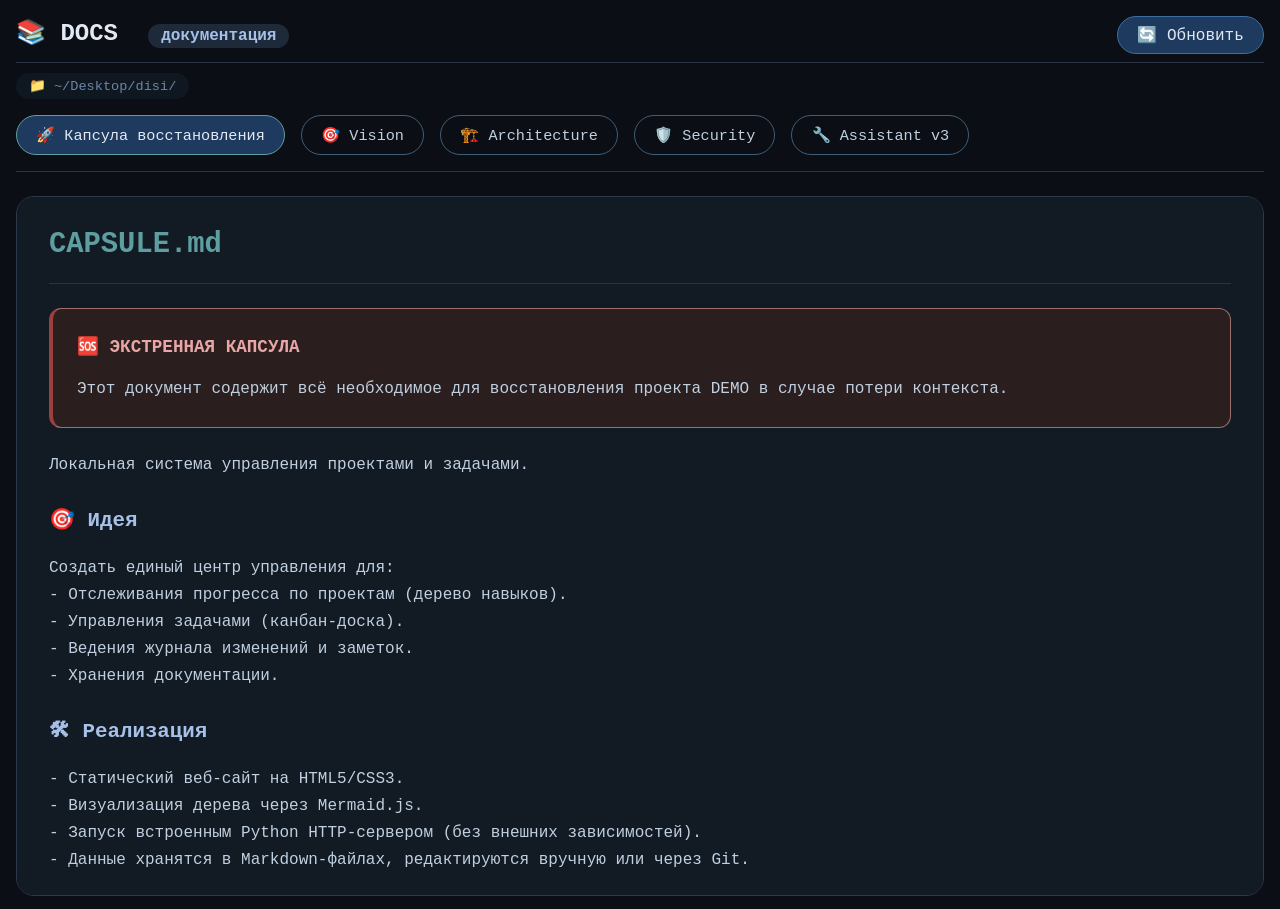
<file: demo_control_room/docs.html>
<!DOCTYPE html>
<html lang="ru">
<head>
    <meta charset="UTF-8">
    <meta name="viewport" content="width=device-width, initial-scale=1.0">
    <title>📚 DEMO · Docs</title>
    <link rel="stylesheet" href="css/shared.css">
    <style>
        .docs-container {
            background: #121a24;
            border: 1px solid #2b3a4a;
            border-radius: 18px;
            padding: 1.5rem 2rem;
            max-height: calc(100vh - 200px);
            overflow-y: auto;
        }
        
        .docs-sidebar {
            display: flex;
            gap: 1rem;
            margin-bottom: 1.5rem;
            flex-wrap: wrap;
            border-bottom: 1px solid #2a3342;
            padding-bottom: 1rem;
        }
        
        .doc-btn {
            background: transparent;
            border: 1px solid #3e5f77;
            color: #c0d0e0;
            padding: 0.6rem 1.2rem;
            border-radius: 30px;
            cursor: pointer;
            font-size: 0.95rem;
            transition: all 0.2s;
        }
        
        .doc-btn:hover {
            background: #1a2a3a;
            border-color: #5f9ea0;
        }
        
        .doc-btn.active {
            background: #1e3a5f;
            border-color: #5f9ea0;
            color: #e3e9f2;
        }
        
        .doc-content {
            line-height: 1.7;
            color: #c0d0e0;
        }
        
        .doc-content h1 {
            color: #5f9ea0;
            font-size: 1.8rem;
            margin-bottom: 1.5rem;
            border-bottom: 1px solid #2a3342;
            padding-bottom: 0.8rem;
        }
        
        .doc-content h2 {
            color: #a6c1e8;
            font-size: 1.3rem;
            margin: 1.5rem 0 1rem;
        }
        
        .doc-content h3 {
            color: #bdd3ff;
            font-size: 1.1rem;
            margin: 1.2rem 0 0.8rem;
        }
        
        .doc-content pre {
            background: #0f1820;
            padding: 1rem;
            border-radius: 12px;
            overflow-x: auto;
            border: 1px solid #2a3342;
            margin: 1rem 0;
        }
        
        .doc-content code {
            background: #0f1820;
            padding: 0.2rem 0.4rem;
            border-radius: 6px;
            font-family: 'Monaco', 'Menlo', monospace;
            font-size: 0.9rem;
            color: #bdd3ff;
        }
        
        .doc-content ul, .doc-content ol {
            margin: 0.5rem 0 1rem 1.5rem;
        }
        
        .doc-content li {
            margin-bottom: 0.3rem;
        }
        
        .doc-content strong {
            color: #e3e9f2;
        }
        
        .capsule-warning {
            background: #2a1e1e;
            border: 1px solid #9f6f6f;
            border-radius: 12px;
            padding: 1.5rem;
            margin: 1.5rem 0;
            border-left: 4px solid #9f3e3e;
        }
        
        .capsule-warning h3 {
            color: #e8a6a6;
            margin-top: 0;
        }
        
        .status-bar {
            display: flex;
            align-items: center;
            gap: 1rem;
            margin-bottom: 1rem;
        }
        
        .file-path {
            color: #6d85a4;
            font-size: 0.85rem;
            background: #0f1820;
            padding: 0.3rem 0.8rem;
            border-radius: 20px;
        }
        
        .empty-state {
            text-align: center;
            padding: 3rem;
            color: #6d85a4;
        }
    </style>
</head>
<body>
<div class="dashboard">
    <div class="header">
        <h1>📚 DOCS <span class="badge">документация</span></h1>
        <div class="legend">
            <button class="btn-icon" id="refresh-btn">🔄 Обновить</button>
        </div>
    </div>

    <div class="status-bar">
        <span class="file-path">📁 ~/Desktop/disi/</span>
    </div>

    <div class="docs-sidebar">
        <button class="doc-btn active" data-doc="capsule">🚀 Капсула восстановления</button>
        <button class="doc-btn" data-doc="vision">🎯 Vision</button>
        <button class="doc-btn" data-doc="architecture">🏗️ Architecture</button>
        <button class="doc-btn" data-doc="security">🛡️ Security</button>
        <button class="doc-btn" data-doc="assistant">🔧 Assistant v3</button>
    </div>

    <div class="docs-container" id="docs-container">
        <div class="empty-state">Загрузка документа...</div>
    </div>
</div>

<script>
    // Пути к документам
    const DOC_PATHS = {
        capsule: 'CAPSULE.md',
        vision: '../disi/docs/vision/VISION.md',
        architecture: '../disi/docs/architecture/ARCHITECTURE.md',
        security: '../disi/SECURITY.md',
        assistant: '../disi/ASSISTANT_V3_SPEC.md'
    };
    
    const container = document.getElementById('docs-container');
    let currentDoc = 'capsule';
    
    // Переключение документов
    document.querySelectorAll('.doc-btn').forEach(btn => {
        btn.addEventListener('click', () => {
            document.querySelectorAll('.doc-btn').forEach(b => b.classList.remove('active'));
            btn.classList.add('active');
            currentDoc = btn.dataset.doc;
            loadDocument(currentDoc);
        });
    });
    
    async function loadDocument(docId) {
        container.innerHTML = '<div class="empty-state">Загрузка документа...</div>';
        
        const path = DOC_PATHS[docId];
        if (!path) {
            container.innerHTML = '<div class="empty-state">Документ не найден</div>';
            return;
        }
        
        try {
            const response = await fetch(path + '?v=' + new Date().getTime());
            
            if (!response.ok) {
                // Показываем заглушку, если файла нет
                showPlaceholder(docId);
                return;
            }
            
            const text = await response.text();
            renderDocument(docId, text);
            
        } catch (error) {
            showPlaceholder(docId);
        }
    }
    
    function showPlaceholder(docId) {
        const titles = {
            capsule: 'CAPSULE.md',
            vision: '🎯 Vision — Зачем всё это',
            architecture: '🏗️ Architecture — Как устроена DEVA',
            security: '🛡️ Security — Отчёт о безопасности',
            assistant: '🔧 Assistant v3 — Спецификация'
        };
        
        const placeholders = {
            capsule: `
                <div class="capsule-warning">
                    <h3>⚠️ Документ не найден</h3>
                    <p>Файл <code>капсула восстановления DEVA.txt</code> должен находиться в папке <code>~/Desktop/disi/</code>.</p>
                    <p>Создайте этот файл и поместите в него инструкции по восстановлению проекта.</p>
                </div>
                <h3>📋 Что должно быть в капсуле</h3>
                <ul>
                    <li>Описание архитектуры DEVA</li>
                    <li>Ключевые файлы и их назначение</li>
                    <li>Как запустить систему</li>
                    <li>Контакты / ссылки на чаты</li>
                    <li>Текущее состояние дерева навыков</li>
                </ul>
            `,
            vision: `<p>Файл <code>docs/vision/VISION.md</code> будет создан позже.</p>`,
            architecture: `<p>Файл <code>docs/architecture/ARCHITECTURE.md</code> будет создан позже.</p>`,
            security: `<p>Файл <code>SECURITY.md</code> будет создан позже.</p>`,
            assistant: `<p>Файл <code>ASSISTANT_V3_SPEC.md</code> будет создан позже.</p>`
        };
        
        container.innerHTML = `
            <div class="doc-content">
                <h1>${titles[docId]}</h1>
                ${placeholders[docId] || '<p>Документ в разработке.</p>'}
            </div>
        `;
    }
    
    function renderDocument(docId, content) {
        const titles = {
            capsule: 'CAPSULE.md',
            vision: '🎯 Vision',
            architecture: '🏗️ Architecture',
            security: '🛡️ Security Report',
            assistant: '🔧 Assistant v3 Specification'
        };
        
        // Простое форматирование: абзацы по двойному переносу
        let html = `<div class="doc-content">`;
        html += `<h1>${titles[docId]}</h1>`;
        
        // Если это капсула — добавляем предупреждение
        if (docId === 'capsule') {
            html += `
                <div class="capsule-warning">
                    <h3>🆘 ЭКСТРЕННАЯ КАПСУЛА</h3>
                    <p>Этот документ содержит всё необходимое для восстановления проекта DEMO в случае потери контекста.</p>
                </div>
            `;
        }
        
        // Разбиваем на параграфы
        const paragraphs = content.split('\n\n');
        for (const para of paragraphs) {
            if (para.trim() === '') continue;
            
            // Заголовки
            if (para.startsWith('# ')) {
                // уже есть h1
            } else if (para.startsWith('## ')) {
                html += `<h2>${para.substring(3)}</h2>`;
            } else if (para.startsWith('### ')) {
                html += `<h3>${para.substring(4)}</h3>`;
            } else if (para.startsWith('```')) {
                html += `<pre><code>${escapeHtml(para.substring(3, para.length - 3))}</code></pre>`;
            } else {
                // Жирный текст и код
                let formatted = para
                    .replace(/\*\*(.+?)\*\*/g, '<strong>$1</strong>')
                    .replace(/`(.+?)`/g, '<code>$1</code>')
                    .replace(/\n/g, '<br>');
                html += `<p>${formatted}</p>`;
            }
        }
        
        html += `</div>`;
        container.innerHTML = html;
    }
    
    function escapeHtml(text) {
        return text
            .replace(/&/g, '&amp;')
            .replace(/</g, '&lt;')
            .replace(/>/g, '&gt;');
    }
    
    document.getElementById('refresh-btn').addEventListener('click', () => loadDocument(currentDoc));
    
    // Загружаем капсулу при старте
    loadDocument('capsule');
</script>
</body>
</html>
</file>
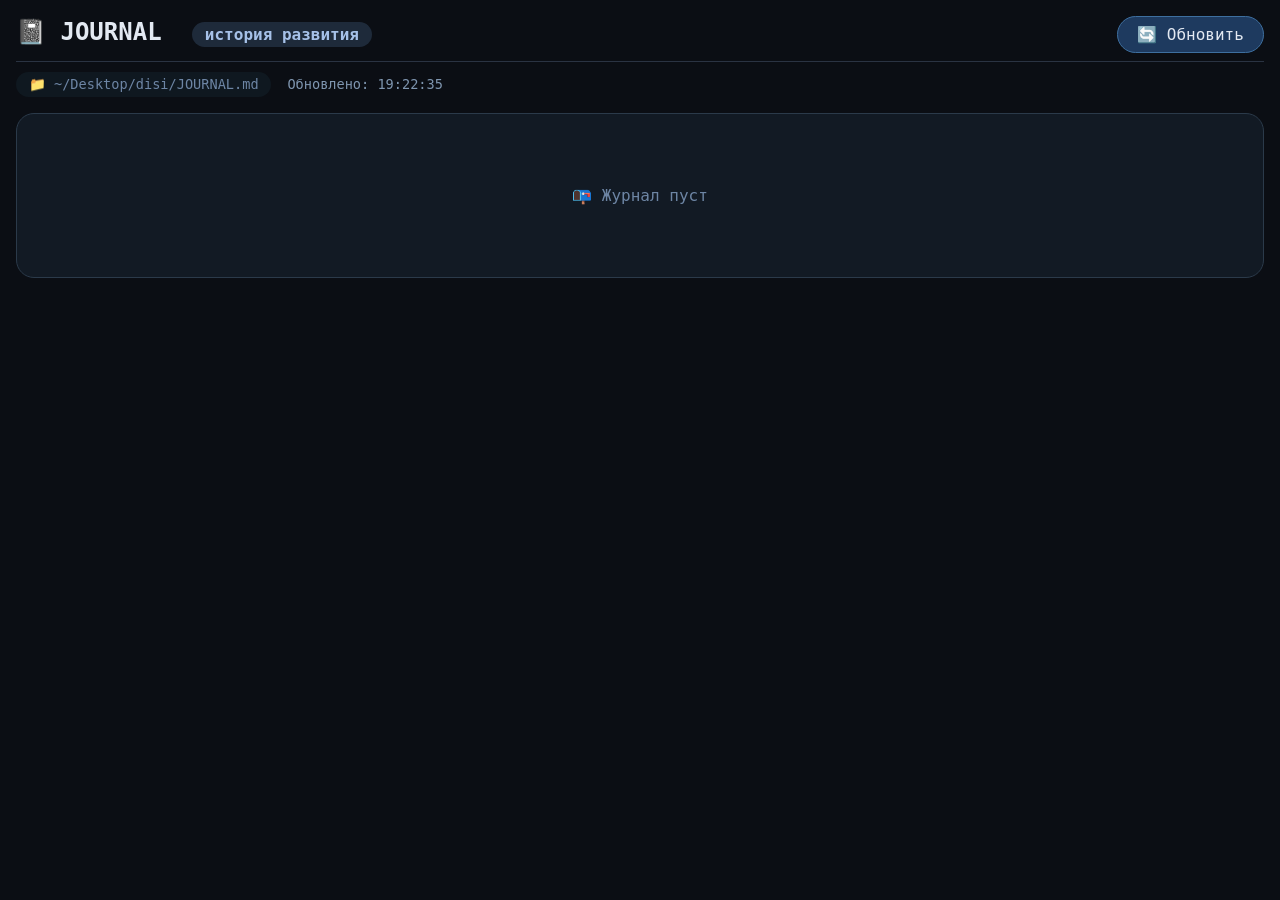
<file: demo_control_room/journal.html>
<!DOCTYPE html>
<html lang="ru">
<head>
    <meta charset="UTF-8">
    <meta name="viewport" content="width=device-width, initial-scale=1.0">
    <title>📓 DEVA · Journal</title>
    <link rel="stylesheet" href="css/shared.css">
    <style>
        .journal-container {
            background: #121a24;
            border: 1px solid #2b3a4a;
            border-radius: 18px;
            padding: 1.5rem 2rem;
            max-height: calc(100vh - 140px);
            overflow-y: auto;
        }
        
        .journal-entry {
            margin-bottom: 2.5rem;
        }
        
        .journal-header {
            display: flex;
            align-items: baseline;
            gap: 1rem;
            margin-bottom: 1rem;
            border-bottom: 1px solid #2a3342;
            padding-bottom: 0.5rem;
        }
        
        .journal-date {
            color: #5f9ea0;
            font-size: 1.4rem;
            font-weight: 400;
        }
        
        .journal-title {
            color: #a6c1e8;
            font-size: 1.1rem;
        }
        
        .journal-content {
            color: #c0d0e0;
            line-height: 1.7;
            padding-left: 0.5rem;
        }
        
        .journal-content p {
            margin-bottom: 0.8rem;
        }
        
        .journal-content strong {
            color: #e3e9f2;
        }
        
        .journal-content ul, .journal-content ol {
            margin: 0.5rem 0 0.8rem 1.5rem;
        }
        
        .journal-content li {
            margin-bottom: 0.3rem;
        }
        
        .journal-content code {
            background: #0f1820;
            padding: 0.2rem 0.4rem;
            border-radius: 6px;
            font-family: 'Monaco', 'Menlo', monospace;
            font-size: 0.9rem;
            color: #bdd3ff;
        }
        
        .insight-block {
            background: #1a2a3a;
            border-left: 4px solid #5f9ea0;
            padding: 0.8rem 1.2rem;
            margin: 1rem 0;
            border-radius: 0 12px 12px 0;
        }
        
        .next-step-block {
            background: #1e3a1e;
            border-left: 4px solid #6faf6f;
            padding: 0.8rem 1.2rem;
            margin: 1rem 0;
            border-radius: 0 12px 12px 0;
        }
        
        .tag {
            background: #1f3543;
            padding: 0.15rem 0.7rem;
            border-radius: 20px;
            font-size: 0.75rem;
            color: #a6c1e8;
            display: inline-block;
            margin-right: 0.4rem;
        }
        
        .status-bar {
            display: flex;
            align-items: center;
            gap: 1rem;
            margin-bottom: 1rem;
        }
        
        .file-path {
            color: #6d85a4;
            font-size: 0.85rem;
            background: #0f1820;
            padding: 0.3rem 0.8rem;
            border-radius: 20px;
        }
        
        .empty-state {
            text-align: center;
            padding: 3rem;
            color: #6d85a4;
        }
        
        .error-state {
            background: #3a1e1e;
            border: 1px solid #9f3e3e;
            border-radius: 12px;
            padding: 1.5rem;
            color: #e8a6a6;
        }
        
        .stats-footer {
            margin-top: 2rem;
            padding-top: 1rem;
            border-top: 1px solid #2a3342;
            color: #6d85a4;
            font-size: 0.9rem;
            display: flex;
            gap: 2rem;
        }
    </style>
</head>
<body>
<div class="dashboard">
    <div class="header">
        <h1>📓 JOURNAL <span class="badge">история развития</span></h1>
        <div class="legend">
            <button class="btn-icon" id="refresh-btn">🔄 Обновить</button>
        </div>
    </div>

    <div class="status-bar">
        <span class="file-path">📁 ~/Desktop/disi/JOURNAL.md</span>
        <span id="last-updated" class="hint"></span>
    </div>

    <div class="journal-container" id="journal-container">
        <div class="empty-state">Загрузка журнала...</div>
    </div>
</div>

<script>
    const JOURNAL_PATH = 'JOURNAL.md';
    const container = document.getElementById('journal-container');
    const lastUpdatedSpan = document.getElementById('last-updated');
    
    async function loadJournal() {
        container.innerHTML = '<div class="empty-state">Загрузка журнала...</div>';
        
        try {
            const response = await fetch(JOURNAL_PATH + '?t=' + Date.now());
            if (!response.ok) throw new Error(`Файл не найден (${response.status})`);
            
            const text = await response.text();
            const entries = parseJournal(text);
            
            if (entries.length === 0) {
                container.innerHTML = '<div class="empty-state">📭 Журнал пуст</div>';
            } else {
                renderJournal(entries);
            }
            
            const now = new Date();
            lastUpdatedSpan.textContent = `Обновлено: ${now.toLocaleTimeString('ru-RU')}`;
            
        } catch (error) {
            container.innerHTML = `
                <div class="error-state">
                    <strong>❌ Ошибка загрузки</strong><br>
                    ${error.message}<br><br>
                    <code style="background:#0f1820; padding:0.3rem;">cd ~/Desktop/deva-control-room && ln -s ~/Desktop/disi/JOURNAL.md JOURNAL.md</code>
                    <br><br>
                    <button onclick="loadJournal()">🔄 Попробовать снова</button>
                </div>`;
        }
    }
    
    function parseJournal(markdown) {
        const entries = [];
        const lines = markdown.split('\n');
        
        let i = 0;
        let currentEntry = null;
        let contentLines = [];
        
        while (i < lines.length) {
            const line = lines[i];
            
            // Заголовок даты: ## YYYY-MM-DD — Заголовок
            const dateMatch = line.match(/^##\s+(\d{4}-\d{2}-\d{2})\s*[—\-]\s*(.+)$/);
            
            if (dateMatch || line.match(/^##\s+(\d{4}-\d{2}-\d{2})/)) {
                // Сохраняем предыдущую запись
                if (currentEntry) {
                    currentEntry.content = contentLines.join('\n').trim();
                    entries.push(currentEntry);
                }
                
                const date = dateMatch ? dateMatch[1] : line.match(/^##\s+(\d{4}-\d{2}-\d{2})/)[1];
                const title = dateMatch ? dateMatch[2] : '';
                
                currentEntry = { date, title, content: '' };
                contentLines = [];
                i++;
                continue;
            }
            
            // Пропускаем главный заголовок
            if (line.startsWith('# ')) {
                i++;
                continue;
            }
            
            // Накапливаем контент
            if (currentEntry) {
                contentLines.push(line);
            }
            
            i++;
        }
        
        // Последняя запись
        if (currentEntry) {
            currentEntry.content = contentLines.join('\n').trim();
            entries.push(currentEntry);
        }
        
        // Сортируем по дате (новые сверху)
        entries.sort((a, b) => b.date.localeCompare(a.date));
        
        return entries;
    }
    
    function renderContent(content) {
        if (!content) return '';
        
        const lines = content.split('\n');
        let html = '';
        let inList = false;
        let listType = null;
        
        for (let i = 0; i < lines.length; i++) {
            let line = lines[i];
            
            // Пустые строки
            if (line.trim() === '') {
                if (inList) {
                    html += listType === 'ul' ? '</ul>' : '</ol>';
                    inList = false;
                }
                continue;
            }
            
            // Маркированный список
            if (line.match(/^\s*[-*]\s/)) {
                if (!inList || listType !== 'ul') {
                    if (inList) html += listType === 'ul' ? '</ul>' : '</ol>';
                    html += '<ul>';
                    inList = true;
                    listType = 'ul';
                }
                const item = line.replace(/^\s*[-*]\s/, '');
                html += `<li>${formatInline(item)}</li>`;
                continue;
            }
            
            // Нумерованный список
            if (line.match(/^\s*\d+\.\s/)) {
                if (!inList || listType !== 'ol') {
                    if (inList) html += listType === 'ul' ? '</ul>' : '</ol>';
                    html += '<ol>';
                    inList = true;
                    listType = 'ol';
                }
                const item = line.replace(/^\s*\d+\.\s/, '');
                html += `<li>${formatInline(item)}</li>`;
                continue;
            }
            
            // Закрываем список если был
            if (inList) {
                html += listType === 'ul' ? '</ul>' : '</ol>';
                inList = false;
                listType = null;
            }
            
            // **Инсайт:** — специальный блок
            if (line.match(/^\*\*Инсайт:\*\*/i)) {
                const text = line.replace(/^\*\*Инсайт:\*\*\s*/i, '');
                html += `<div class="insight-block"><strong>💡 Инсайт:</strong> ${formatInline(text)}</div>`;
                continue;
            }
            
            // **Следующий шаг:** — специальный блок
            if (line.match(/^\*\*Следующий шаг:\*\*/i)) {
                const text = line.replace(/^\*\*Следующий шаг:\*\*\s*/i, '');
                html += `<div class="next-step-block"><strong>🎯 Следующий шаг:</strong> ${formatInline(text)}</div>`;
                continue;
            }
            
            // Обычный параграф
            html += `<p>${formatInline(line)}</p>`;
        }
        
        if (inList) {
            html += listType === 'ul' ? '</ul>' : '</ol>';
        }
        
        return html;
    }
    
    function formatInline(text) {
        // Жирный текст **text**
        text = text.replace(/\*\*(.+?)\*\*/g, '<strong>$1</strong>');
        
        // Код `code`
        text = text.replace(/`(.+?)`/g, '<code>$1</code>');
        
        // Теги #tag
        text = text.replace(/#(\w+)/g, '<span class="tag">#$1</span>');
        
        return text;
    }
    
    function renderJournal(entries) {
        let html = '';
        let totalItems = 0;
        
        for (const entry of entries) {
            const date = new Date(entry.date);
            const formattedDate = date.toLocaleDateString('ru-RU', {
                weekday: 'short', year: 'numeric', month: 'long', day: 'numeric'
            });
            
            html += `<div class="journal-entry">`;
            html += `<div class="journal-header">`;
            html += `<span class="journal-date">📅 ${formattedDate}</span>`;
            if (entry.title) {
                html += `<span class="journal-title">${entry.title}</span>`;
            }
            html += `</div>`;
            html += `<div class="journal-content">`;
            html += renderContent(entry.content);
            html += `</div>`;
            html += `</div>`;
            
            // Примерный подсчёт параграфов
            totalItems += (entry.content.match(/\n/g) || []).length + 1;
        }
        
        html += `<div class="stats-footer">
            <span>📊 Дней активности: ${entries.length}</span>
            <span>📝 Записей: ~${totalItems}</span>
            <span>🔄 Автообновление по кнопке</span>
        </div>`;
        
        container.innerHTML = html;
    }
    
    document.getElementById('refresh-btn').addEventListener('click', loadJournal);
    
    loadJournal();
</script>
</body>
</html>
</file>
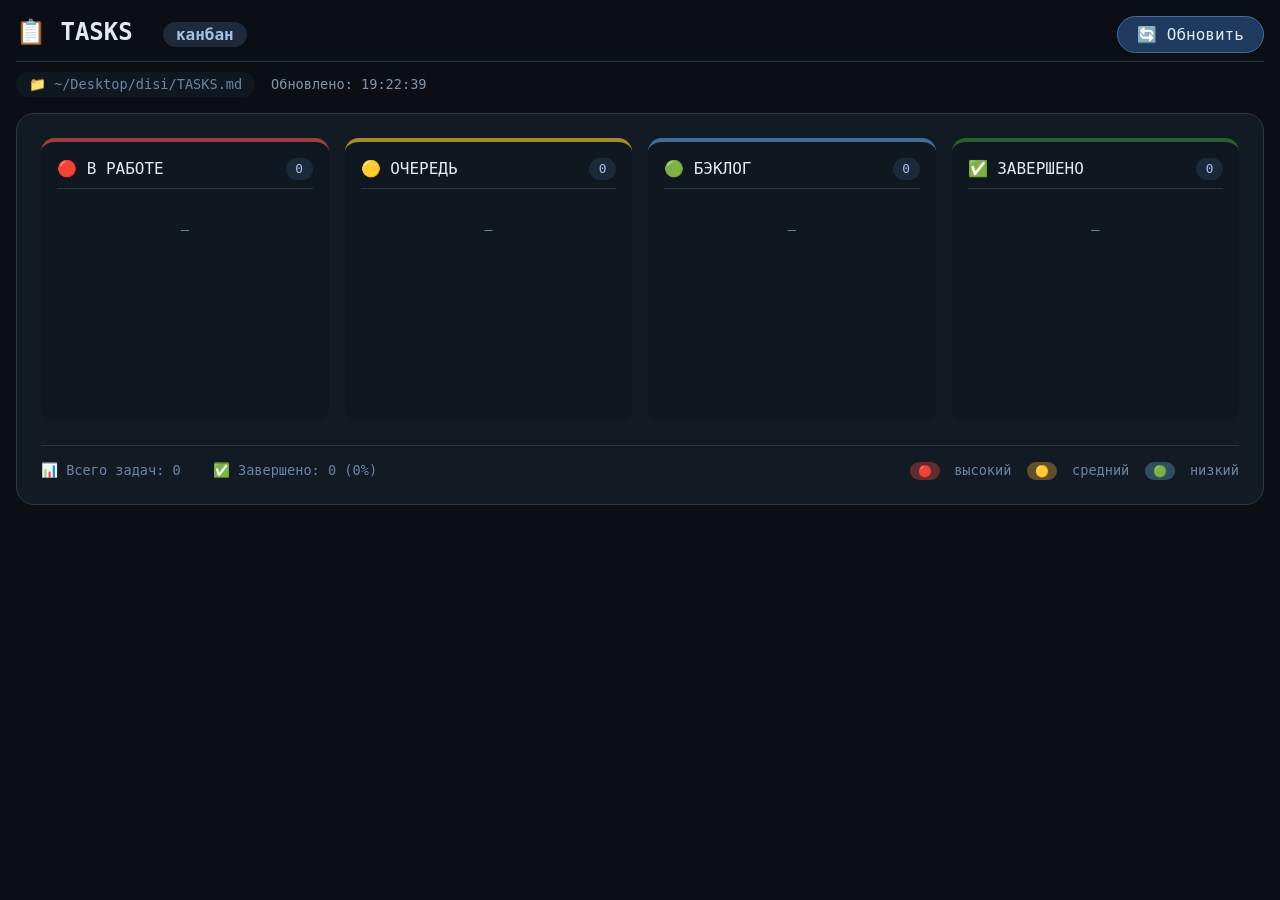
<file: demo_control_room/tasks.html>
<!DOCTYPE html>
<html lang="ru">
<head>
    <meta charset="UTF-8">
    <meta name="viewport" content="width=device-width, initial-scale=1.0">
    <title>📋 DEVA · Tasks</title>
    <link rel="stylesheet" href="css/shared.css">
    <style>
        .tasks-container {
            background: #121a24;
            border: 1px solid #2b3a4a;
            border-radius: 18px;
            padding: 1.5rem;
            max-height: calc(100vh - 200px);
            overflow-y: auto;
        }
        
        .kanban-board {
            display: grid;
            grid-template-columns: 1fr 1fr 1fr 1fr;
            gap: 1rem;
        }
        
        .kanban-column {
            background: #0f1820;
            border-radius: 14px;
            padding: 1rem;
            border-top: 4px solid;
        }
        
        .column-work { border-color: #9f3e3e; }
        .column-queue { border-color: #a38d2b; }
        .column-backlog { border-color: #3e6f9f; }
        .column-done { border-color: #2d5f2d; }
        
        .column-header {
            display: flex;
            align-items: center;
            justify-content: space-between;
            margin-bottom: 1rem;
            padding-bottom: 0.5rem;
            border-bottom: 1px solid #2a3342;
        }
        
        .column-header h3 {
            font-size: 1rem;
            font-weight: 400;
            margin: 0;
            padding: 0;
            border: none;
        }
        
        .column-count {
            background: #1a2a3a;
            padding: 0.2rem 0.6rem;
            border-radius: 20px;
            font-size: 0.8rem;
            color: #a6c1e8;
        }
        
        .task-list {
            list-style: none;
            min-height: 200px;
        }
        
        .task-item {
            background: #121a24;
            border: 1px solid #2a3342;
            border-radius: 10px;
            padding: 0.8rem 1rem;
            margin-bottom: 0.6rem;
            font-size: 0.9rem;
            line-height: 1.4;
            color: #c0d0e0;
            transition: all 0.15s;
        }
        
        .task-item:hover {
            background: #1a2a3a;
            border-color: #3e5f77;
        }
        
        .task-item.done {
            opacity: 0.7;
            text-decoration: line-through;
        }
        
        .task-tags {
            margin-top: 0.4rem;
            display: flex;
            flex-wrap: wrap;
            gap: 0.3rem;
        }
        
        .task-tag {
            background: #1f3543;
            padding: 0.15rem 0.5rem;
            border-radius: 20px;
            font-size: 0.7rem;
            color: #a6c1e8;
        }
        
        .task-priority {
            font-size: 0.7rem;
            padding: 0.15rem 0.5rem;
            border-radius: 20px;
            display: inline-block;
            margin-right: 0.4rem;
        }
        
        .priority-high { background: #5f2d2d; color: #e8a6a6; }
        .priority-medium { background: #5f4f2d; color: #e8d6a6; }
        .priority-low { background: #2d4f5f; color: #a6c8e8; }
        
        .status-bar {
            display: flex;
            align-items: center;
            gap: 1rem;
            margin-bottom: 1rem;
        }
        
        .file-path {
            color: #6d85a4;
            font-size: 0.85rem;
            background: #0f1820;
            padding: 0.3rem 0.8rem;
            border-radius: 20px;
        }
        
        .empty-state {
            text-align: center;
            padding: 2rem;
            color: #6d85a4;
        }
        
        .stats-footer {
            margin-top: 1.5rem;
            padding-top: 1rem;
            border-top: 1px solid #2a3342;
            color: #6d85a4;
            font-size: 0.85rem;
            display: flex;
            gap: 2rem;
        }
        
        .priority-legend {
            display: flex;
            gap: 1rem;
            margin-left: auto;
        }
    </style>
</head>
<body>
<div class="dashboard">
    <div class="header">
        <h1>📋 TASKS <span class="badge">канбан</span></h1>
        <div class="legend">
            <button class="btn-icon" id="refresh-btn">🔄 Обновить</button>
        </div>
    </div>

    <div class="status-bar">
        <span class="file-path" id="file-path">📁 ~/Desktop/disi/TASKS.md</span>
        <span id="last-updated" class="hint"></span>
    </div>

    <div class="tasks-container" id="tasks-container">
        <div class="empty-state">Загрузка задач...</div>
    </div>
</div>

<script>
    const TASKS_PATH = 'TASKS.md';
    const container = document.getElementById('tasks-container');
    const lastUpdatedSpan = document.getElementById('last-updated');
    
    // Приоритеты
    const PRIORITIES = {
        'высокий': { class: 'priority-high', label: '🔴' },
        'средний': { class: 'priority-medium', label: '🟡' },
        'низкий': { class: 'priority-low', label: '🟢' },
        'high': { class: 'priority-high', label: '🔴' },
        'medium': { class: 'priority-medium', label: '🟡' },
        'low': { class: 'priority-low', label: '🟢' }
    };
    
    async function loadTasks() {
        container.innerHTML = '<div class="empty-state">Загрузка задач...</div>';
        
        try {
            const response = await fetch(TASKS_PATH + '?v=' + new Date().getTime());
            if (!response.ok) throw new Error(`Файл не найден (${response.status})`);
            
            const text = await response.text();
            const board = parseTasks(text);
            renderBoard(board);
            
            const now = new Date();
            lastUpdatedSpan.textContent = `Обновлено: ${now.toLocaleTimeString('ru-RU')}`;
            
        } catch (error) {
            container.innerHTML = `
                <div class="error-state" style="background:#3a1e1e; border:1px solid #9f3e3e; border-radius:12px; padding:1.5rem; color:#e8a6a6;">
                    <strong>❌ Ошибка загрузки</strong><br>
                    ${error.message}<br><br>
                    <code style="background:#0f1820; padding:0.3rem;">cd ~/Desktop/deva-control-room && ln -s ~/Desktop/disi/TASKS.md TASKS.md</code>
                    <br><br>
                    <button onclick="loadTasks()">🔄 Попробовать снова</button>
                </div>`;
        }
    }
    
    function parseTasks(markdown) {
        const board = {
            work: { title: '🔴 В РАБОТЕ', tasks: [] },
            queue: { title: '🟡 ОЧЕРЕДЬ', tasks: [] },
            backlog: { title: '🟢 БЭКЛОГ', tasks: [] },
            done: { title: '✅ ЗАВЕРШЕНО', tasks: [] }
        };
        
        const lines = markdown.split('\n');
        let currentSection = null;
        
        for (let line of lines) {
            line = line.trim();
            
            // Определяем секцию
            if (line.includes('🔴 В РАБОТЕ') || line.includes('В РАБОТЕ')) {
                currentSection = 'work';
                continue;
            }
            if (line.includes('🟡 ОЧЕРЕДЬ') || line.includes('ОЧЕРЕДЬ')) {
                currentSection = 'queue';
                continue;
            }
            if (line.includes('🟢 БЭКЛОГ') || line.includes('БЭКЛОГ')) {
                currentSection = 'backlog';
                continue;
            }
            if (line.includes('✅ ЗАВЕРШЕНО') || line.includes('ЗАВЕРШЕНО')) {
                currentSection = 'done';
                continue;
            }
            
            // Пропускаем заголовки и пустые строки
            if (line.startsWith('#') || line === '') continue;
            
            // Задача: - [ ] текст #тег или - [x] текст
            const taskMatch = line.match(/^[-*]\s+\[([ xX])\]\s+(.+)$/);
            if (taskMatch && currentSection) {
                const isDone = taskMatch[1].toLowerCase() === 'x';
                const content = taskMatch[2];
                
                // Извлекаем теги #tag
                const tags = [];
                const tagRegex = /#(\w+)/g;
                let match;
                while ((match = tagRegex.exec(content)) !== null) {
                    tags.push(match[1]);
                }
                
                // Извлекаем приоритет (🔴 высокий) или (высокий)
                let priority = null;
                const priorityMatch = content.match(/[🔴🟡🟢]\s*(\w+)/);
                if (priorityMatch) {
                    priority = priorityMatch[1].toLowerCase();
                } else {
                    const textPriority = content.match(/\((высокий|средний|низкий|high|medium|low)\)/i);
                    if (textPriority) {
                        priority = textPriority[1].toLowerCase();
                    }
                }
                
                // Чистим текст
                let cleanContent = content
                    .replace(/#\w+/g, '')
                    .replace(/[🔴🟡🟢]\s*\w*\s*/g, '')
                    .replace(/\((высокий|средний|низкий|high|medium|low)\)/gi, '')
                    .trim();
                
                board[currentSection].tasks.push({
                    text: cleanContent,
                    tags: tags,
                    priority: priority,
                    done: isDone
                });
            }
        }
        
        return board;
    }
    
    function renderBoard(board) {
        let html = '<div class="kanban-board">';
        
        const sections = [
            { key: 'work', class: 'column-work' },
            { key: 'queue', class: 'column-queue' },
            { key: 'backlog', class: 'column-backlog' },
            { key: 'done', class: 'column-done' }
        ];
        
        let totalTasks = 0;
        let totalDone = 0;
        
        for (const section of sections) {
            const data = board[section.key];
            totalTasks += data.tasks.length;
            if (section.key === 'done') totalDone = data.tasks.length;
            
            html += `<div class="kanban-column ${section.class}">`;
            html += `<div class="column-header">`;
            html += `<h3>${data.title}</h3>`;
            html += `<span class="column-count">${data.tasks.length}</span>`;
            html += `</div>`;
            html += `<div class="task-list">`;
            
            if (data.tasks.length === 0) {
                html += `<div class="empty-state" style="padding:1rem; font-size:0.85rem;">—</div>`;
            } else {
                for (const task of data.tasks) {
                    html += renderTask(task);
                }
            }
            
            html += `</div></div>`;
        }
        
        html += '</div>';
        
        // Статистика
        const donePercent = totalTasks > 0 ? Math.round((totalDone / totalTasks) * 100) : 0;
        html += `<div class="stats-footer">`;
        html += `<span>📊 Всего задач: ${totalTasks}</span>`;
        html += `<span>✅ Завершено: ${totalDone} (${donePercent}%)</span>`;
        html += `<div class="priority-legend">`;
        html += `<span><span class="task-priority priority-high">🔴</span> высокий</span>`;
        html += `<span><span class="task-priority priority-medium">🟡</span> средний</span>`;
        html += `<span><span class="task-priority priority-low">🟢</span> низкий</span>`;
        html += `</div>`;
        html += `</div>`;
        
        container.innerHTML = html;
    }
    
    function renderTask(task) {
        let html = `<div class="task-item ${task.done ? 'done' : ''}">`;
        
        // Приоритет
        if (task.priority && PRIORITIES[task.priority]) {
            const p = PRIORITIES[task.priority];
            html += `<span class="task-priority ${p.class}">${p.label}</span>`;
        }
        
        // Текст задачи
        html += `<span>${task.text}</span>`;
        
        // Теги
        if (task.tags.length > 0) {
            html += `<div class="task-tags">`;
            for (const tag of task.tags) {
                html += `<span class="task-tag">#${tag}</span>`;
            }
            html += `</div>`;
        }
        
        html += `</div>`;
        return html;
    }
    
    document.getElementById('refresh-btn').addEventListener('click', loadTasks);
    
    loadTasks();
</script>
</body>
</html>
</file>
<file: demo_control_room/css/shared.css>
/* ==================== DEVA CONTROL ROOM - SHARED STYLES ==================== */

* {
    margin: 0;
    padding: 0;
    box-sizing: border-box;
}

body {
    background: #0b0e14;
    font-family: 'Segoe UI', 'Monaco', 'Menlo', monospace;
    padding: 1rem;
    color: #e3e9f2;
}

.dashboard {
    max-width: 1650px;
    margin: 0 auto;
    padding-bottom: 0 !important;
}

/* ==================== HEADER ==================== */
.header {
    display: flex;
    align-items: baseline;
    justify-content: space-between;
    margin-bottom: 0.6rem;
    border-bottom: 1px solid #2a3342;
    padding-bottom: 0.5rem;
    margin-left: auto;
    margin-right: auto;
}

h1 {
    font-weight: 700;
    font-size: 1.5rem;
}

h1 .badge {
    font-size: 1rem;
    background: #1e2a3a;
    padding: 0.2rem 0.8rem;
    border-radius: 30px;
    margin-left: 1rem;
    color: #a6c1e8;
}

/* ==================== TABS ==================== */
.tabs {
    display: flex;
    gap: 0.5rem;
    margin-bottom: 0.1rem;
    border-bottom: 1px solid #2a3342;
    padding-bottom: 0.3rem;
}

.tab-btn {
    background: transparent;
    border: none;
    color: #7f96b0;
    padding: 0.8rem 1.5rem;
    font-size: 1.1rem;
    cursor: pointer;
    border-radius: 12px 12px 0 0;
    transition: all 0.2s;
    font-family: inherit;
}

.tab-btn:hover {
    background: #1a2a3a;
    color: #bdd3ff;
}

.tab-btn.active {
    background: #1e3a5f;
    color: #e3e9f2;
    border-bottom: 3px solid #5f9ea0;
}

/* ==================== LEGEND ==================== */
.legend {
    display: flex;
    gap: 2rem;
}

.legend-item {
    display: flex;
    align-items: center;
    gap: 0.4rem;
    font-size: 1rem;
}

.color-dot {
    width: 16px;
    height: 16px;
    border-radius: 4px;
}

/* ==================== CONTROL BAR ==================== */
.control-bar {
    display: flex;
    align-items: center;
    gap: 1rem;
    margin-bottom: 1rem;
    flex-wrap: wrap;
}

.zoom-control {
    display: flex;
    align-items: center;
    gap: 0.8rem;
}

.zoom-control input {
    width: 150px;
    accent-color: #5f9ea0;
}

/* ==================== BUTTONS ==================== */
button {
    background: #1e3a5f;
    border: 1px solid #3e6f9f;
    color: #e3e9f2;
    padding: 0.5rem 1.2rem;
    border-radius: 30px;
    cursor: pointer;
    font-size: 1rem;
    font-family: inherit;
    transition: all 0.2s;
}

button:hover {
    background: #2a4a6f;
}

button.danger {
    background: #5f2d2d;
    border-color: #9f3e3e;
}

button.danger:hover {
    background: #7f3d3d;
}

button.success {
    background: #1e5f3a;
    border-color: #3e9f6f;
}

button.success:hover {
    background: #2a7f4a;
}

/* ==================== CARDS & PANELS ==================== */
.card {
    background: #121a24;
    border: 1px solid #2b3a4a;
    border-radius: 18px;
    padding: 1.25rem 1.5rem;
}

.card h3 {
    font-weight: 400;
    margin-bottom: 1rem;
    color: #b7cdff;
    font-size: 1.3rem;
    border-left: 4px solid #5f9ea0;
    padding-left: 0.8rem;
}

.editor-panel {
    background: #121a24;
    border: 1px solid #2b3a4a;
    border-radius: 18px;
    padding: 1.5rem;
    margin-bottom: 1.5rem;
}

/* ==================== FORMS ==================== */
input, select, textarea {
    background: #0f1820;
    border: 1px solid #3e5f77;
    color: #e3e9f2;
    padding: 0.5rem 1rem;
    border-radius: 10px;
    font-family: inherit;
    font-size: 0.95rem;
}

input:focus, select:focus, textarea:focus {
    outline: none;
    border-color: #5f9ea0;
}

.editor-row {
    display: flex;
    gap: 1rem;
    margin-bottom: 1rem;
    align-items: center;
    flex-wrap: wrap;
}

.editor-row label {
    min-width: 100px;
    color: #b7cdff;
}

/* ==================== STATS ==================== */
.stat-row {
    display: flex;
    justify-content: space-between;
    margin-bottom: 0.6rem;
    font-size: 1.1rem;
}

.tag {
    background: #1f3543;
    padding: 0.2rem 0.9rem;
    border-radius: 30px;
    font-size: 0.9rem;
    color: #bdd3ff;
}

.hint {
    color: #7f96b0;
    font-size: 0.85rem;
}

/* ==================== IFRAME CONTAINER ==================== */
#content-frame {
    width: 100%;
    height: calc(100vh - 180px);
    min-height: 600px;
    border: none;
    background: transparent;
}

/* ==================== FOOTER ==================== */
.footer-note {
    margin-top: 0.3rem;
    font-size: 0.7rem;
    color: #6d85a4;
    text-align: right;
}
</file>
